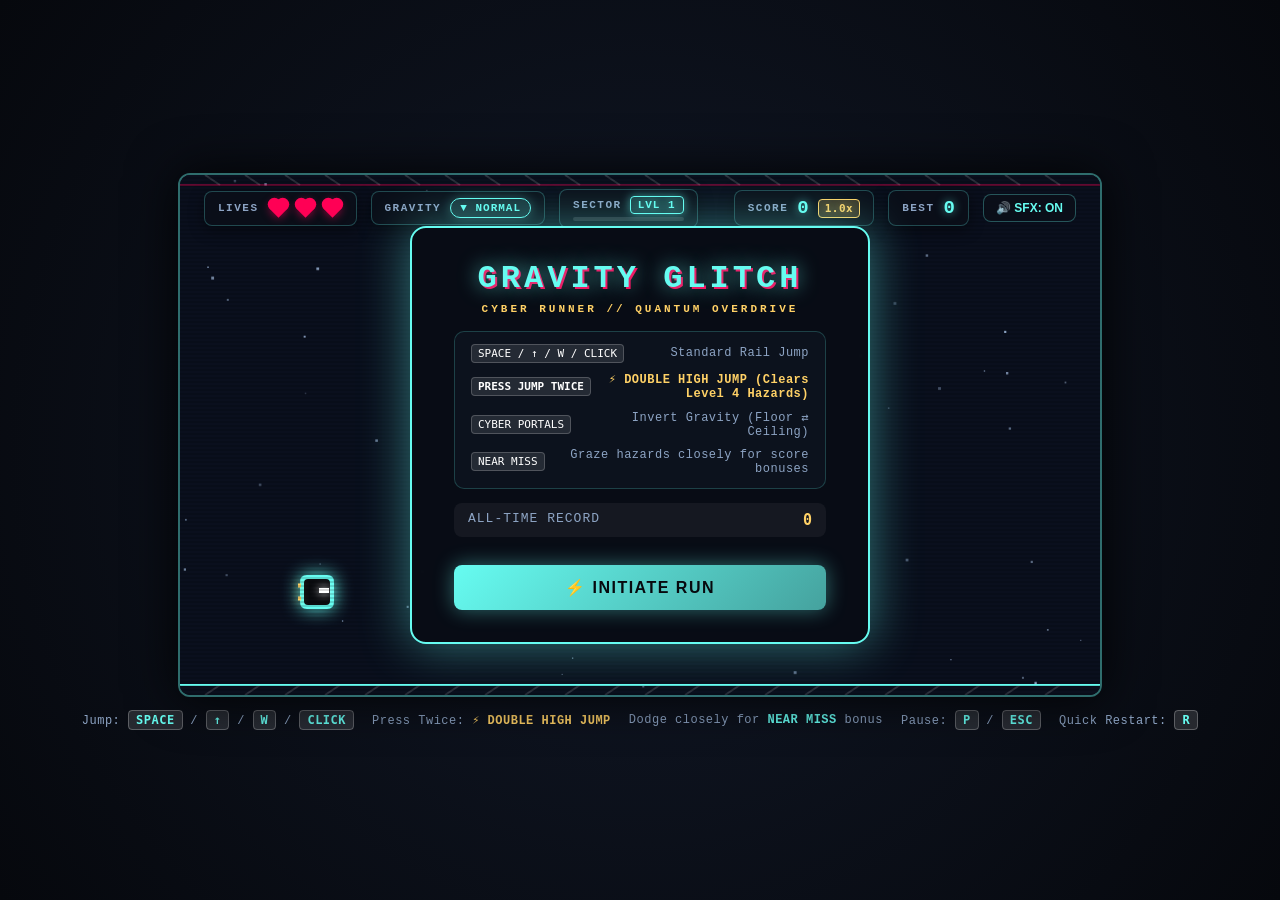
<file: index.html>
<!DOCTYPE html>
<html lang="en">
<head>
    <meta charset="UTF-8">
    <meta name="viewport" content="width=device-width, initial-scale=1.0">
    <title>Gravity Glitch — Cyber Runner</title>
    <link rel="stylesheet" href="style.css">
</head>
<body>

<div id="game-container">
    <div class="scanlines"></div>

    <div id="ui">
        <!-- Left HUD Group -->
        <div class="hud-group">
            <div class="stat-card">
                <span class="stat-label">Lives</span>
                <div class="lives-container" id="livesContainer">
                    <span class="heart"></span>
                    <span class="heart"></span>
                    <span class="heart"></span>
                </div>
            </div>

            <div class="stat-card">
                <span class="stat-label">Gravity</span>
                <span id="gravityBadge" class="gravity-badge normal">▼ NORMAL</span>
            </div>

            <div class="stat-card" id="levelCard">
                <div class="level-hud-inner">
                    <div class="level-hud-header">
                        <span class="stat-label">Sector</span>
                        <span id="levelBadge" class="level-pill">LVL 1</span>
                    </div>
                    <div class="level-progress-track">
                        <div id="levelProgressFill" class="level-progress-fill"></div>
                    </div>
                </div>
            </div>
        </div>

        <!-- Right HUD Group -->
        <div class="hud-group">
            <div class="stat-card">
                <span class="stat-label">Score</span>
                <span class="stat-value" id="score">0</span>
                <span id="scoreMultiplier" class="multiplier-tag">1.0x</span>
            </div>

            <div class="stat-card">
                <span class="stat-label">Best</span>
                <span class="stat-value" id="highScore">0</span>
            </div>

            <button class="audio-btn" id="audioToggle" onclick="toggleAudio()">🔊 SFX: ON</button>
        </div>
    </div>

    <!-- Dynamic Banners -->
    <div id="glitchNotification">GRAVITY FLIPPED!</div>
    
    <div id="levelUpBanner" class="level-up-banner">
        <div class="banner-title" id="bannerLevelTitle">LEVEL 2 // CYBER SURGE</div>
        <div class="banner-subtitle" id="bannerLevelSub">SPEED & DANGER INCREASED • MULTIPLIER 1.3x</div>
    </div>

    <!-- Game Over Screen -->
    <div id="gameover" class="modal">
        <h1>SYSTEM FAILURE</h1>
        <p style="color: #8da4c4; margin-bottom: 16px; font-size: 13px;">Terminal crash detected in gravity grid.</p>
        
        <div class="score-row">
            <span class="label">FINAL SCORE</span>
            <span class="val" id="finalScore">0</span>
        </div>
        <div class="score-row">
            <span class="label">MAX SECTOR LEVEL</span>
            <span class="val" id="modalMaxLevel" style="color: #66fcf1;">LVL 1 - BOOT GRID</span>
        </div>
        <div class="score-row">
            <span class="label">NEAR MISS DODGES</span>
            <span class="val" id="modalNearMisses" style="color: #ffd166;">0</span>
        </div>
        <div class="score-row">
            <span class="label">RECORD SCORE</span>
            <span class="val high" id="modalHighScore">0</span>
        </div>

        <button class="btn-primary" onclick="resetGame()">
            <span>⚡ REBOOT SYSTEM</span>
        </button>
    </div>

    <!-- Start Screen Modal -->
    <div id="startModal" class="modal" style="display: block;">
        <div class="start-logo">
            <h1 class="glow-title">GRAVITY GLITCH</h1>
            <div class="start-subtitle">CYBER RUNNER // QUANTUM OVERDRIVE</div>
        </div>

        <div class="instructions-card">
            <div class="inst-row">
                <span class="inst-key">SPACE / ↑ / W / CLICK</span>
                <span class="inst-desc">Standard Rail Jump</span>
            </div>
            <div class="inst-row highlight">
                <span class="inst-key">PRESS JUMP TWICE</span>
                <span class="inst-desc">⚡ DOUBLE HIGH JUMP (Clears Level 4 Hazards)</span>
            </div>
            <div class="inst-row">
                <span class="inst-key">CYBER PORTALS</span>
                <span class="inst-desc">Invert Gravity (Floor ⇄ Ceiling)</span>
            </div>
            <div class="inst-row">
                <span class="inst-key">NEAR MISS</span>
                <span class="inst-desc">Graze hazards closely for score bonuses</span>
            </div>
        </div>

        <div class="score-row">
            <span class="label">ALL-TIME RECORD</span>
            <span class="val high" id="startHighScore">0</span>
        </div>

        <button class="btn-primary start-btn" id="startBtn" onclick="startGame()">
            <span>⚡ INITIATE RUN</span>
        </button>
    </div>

    <!-- Pause Screen -->
    <div id="pauseModal" class="modal">
        <h1>GRID PAUSED</h1>
        <p style="color: #8da4c4; margin-bottom: 24px; font-size: 14px;">Neural runner suspended.</p>
        <button class="btn-primary" onclick="togglePause()">RESUME RUN</button>
    </div>

    <canvas id="gameCanvas" width="920" height="520"></canvas>
</div>

<div id="instructions">
    <span>Jump: <span class="key-badge">SPACE</span> / <span class="key-badge">↑</span> / <span class="key-badge">W</span> / <span class="key-badge">CLICK</span></span>
    <span>Press Twice: <span style="color: #ffd166; font-weight: bold;">⚡ DOUBLE HIGH JUMP</span></span>
    <span>Dodge closely for <span style="color: #66fcf1; font-weight: bold;">NEAR MISS</span> bonus</span>
    <span>Pause: <span class="key-badge">P</span> / <span class="key-badge">ESC</span></span>
    <span>Quick Restart: <span class="key-badge">R</span></span>
</div>

    <script src="script.js"></script>
</body>
</html>
</file>
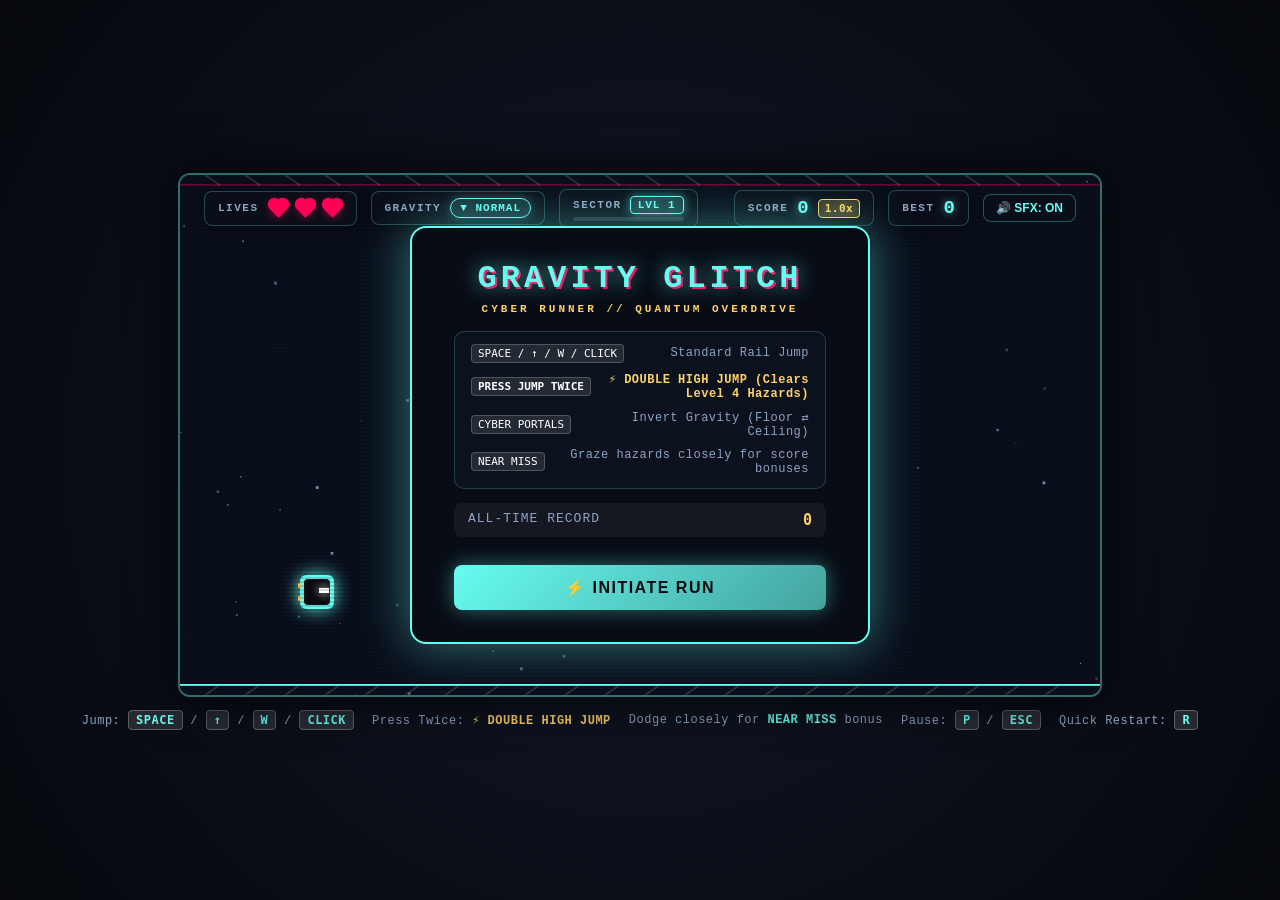
<file: gravity_glitch (1).html>
<!DOCTYPE html>
<html lang="en">
<head>
    <meta charset="UTF-8">
    <meta name="viewport" content="width=device-width, initial-scale=1.0">
    <title>Gravity Glitch — Cyber Runner</title>
    <style>
        :root {
            --bg-dark: #07090e;
            --canvas-bg: #0d131f;
            --cyan-glow: #66fcf1;
            --cyan-dim: #45a29e;
            --pink-glitch: #ff0055;
            --purple-glitch: #b5179e;
            --amber-orb: #ffd166;
            --hud-text: #c5c6c7;
        }

        * {
            box-sizing: border-box;
            user-select: none;
        }

        body { 
            margin: 0; 
            padding: 0; 
            background: radial-gradient(circle at center, #111827 0%, #06080d 100%);
            color: #ffffff; 
            display: flex; 
            flex-direction: column;
            justify-content: center; 
            align-items: center; 
            min-height: 100vh; 
            font-family: 'Segoe UI', -apple-system, BlinkMacSystemFont, 'Courier New', monospace; 
            overflow: hidden;
        }

        #game-container {
            position: relative;
            box-shadow: 0 0 50px rgba(0, 0, 0, 0.9);
            border-radius: 12px;
            overflow: hidden;
            border: 2px solid rgba(102, 252, 241, 0.4);
            transition: box-shadow 0.3s, border-color 0.4s;
        }

        #game-container.glitching {
            animation: containerGlitch 0.25s linear;
        }

        @keyframes containerGlitch {
            0% { transform: translate(0, 0); filter: hue-rotate(0deg); }
            20% { transform: translate(-4px, 3px); filter: hue-rotate(90deg) contrast(1.5); }
            40% { transform: translate(4px, -2px); filter: invert(0.2); }
            60% { transform: translate(-3px, -3px); filter: hue-rotate(180deg); }
            80% { transform: translate(3px, 2px); }
            100% { transform: translate(0, 0); filter: none; }
        }

        canvas { 
            background-color: var(--canvas-bg); 
            display: block;
            cursor: pointer;
        }

        /* Scanlines overlay */
        .scanlines {
            position: absolute;
            top: 0;
            left: 0;
            width: 100%;
            height: 100%;
            background: linear-gradient(
                rgba(18, 16, 16, 0) 50%, 
                rgba(0, 0, 0, 0.25) 50%
            );
            background-size: 100% 4px;
            pointer-events: none;
            opacity: 0.6;
        }

        /* Top HUD */
        #ui { 
            position: absolute; 
            top: 14px; 
            left: 0;
            width: 100%; 
            display: flex; 
            justify-content: space-between; 
            align-items: center;
            padding: 0 24px; 
            pointer-events: none;
            z-index: 10;
        }

        .hud-group {
            display: flex;
            align-items: center;
            gap: 14px;
        }

        .stat-card {
            background: rgba(11, 15, 25, 0.82);
            backdrop-filter: blur(10px);
            border: 1px solid rgba(102, 252, 241, 0.25);
            border-radius: 8px;
            padding: 6px 13px;
            display: flex;
            align-items: center;
            gap: 9px;
            box-shadow: 0 4px 15px rgba(0, 0, 0, 0.45);
            transition: border-color 0.3s, box-shadow 0.3s;
        }

        .stat-label {
            font-size: 11px;
            font-weight: 700;
            letter-spacing: 1.5px;
            color: #8da4c4;
            text-transform: uppercase;
        }

        .stat-value { 
            font-size: 19px; 
            font-weight: 800; 
            color: var(--cyan-glow);
            font-family: 'Courier New', monospace;
            text-shadow: 0 0 10px rgba(102, 252, 241, 0.6); 
        }

        .gravity-badge {
            font-size: 11px;
            font-weight: 800;
            letter-spacing: 1px;
            padding: 3px 9px;
            border-radius: 16px;
            transition: all 0.3s;
            text-transform: uppercase;
        }

        .gravity-badge.normal {
            background: rgba(102, 252, 241, 0.15);
            border: 1px solid var(--cyan-glow);
            color: var(--cyan-glow);
            box-shadow: 0 0 12px rgba(102, 252, 241, 0.3);
        }

        .gravity-badge.inverted {
            background: rgba(255, 0, 85, 0.2);
            border: 1px solid var(--pink-glitch);
            color: #ff3377;
            box-shadow: 0 0 15px rgba(255, 0, 85, 0.5);
            animation: pulseInverted 1s infinite alternate;
        }

        @keyframes pulseInverted {
            from { box-shadow: 0 0 8px rgba(255, 0, 85, 0.4); }
            to { box-shadow: 0 0 18px rgba(255, 0, 85, 0.8); }
        }

        /* Sector / Level HUD component */
        .level-hud-inner {
            display: flex;
            flex-direction: column;
            gap: 3px;
            min-width: 95px;
        }

        .level-hud-header {
            display: flex;
            align-items: center;
            justify-content: space-between;
            gap: 8px;
        }

        .level-pill {
            font-size: 11px;
            font-weight: 800;
            padding: 2px 7px;
            border-radius: 4px;
            letter-spacing: 1px;
            background: rgba(102, 252, 241, 0.2);
            border: 1px solid var(--cyan-glow);
            color: var(--cyan-glow);
            text-shadow: 0 0 8px rgba(102, 252, 241, 0.6);
            transition: all 0.3s;
        }

        .level-progress-track {
            width: 100%;
            height: 4px;
            background: rgba(255, 255, 255, 0.12);
            border-radius: 2px;
            overflow: hidden;
        }

        .level-progress-fill {
            width: 0%;
            height: 100%;
            background: linear-gradient(90deg, var(--cyan-glow), #ffd166);
            border-radius: 2px;
            transition: width 0.15s ease-out;
            box-shadow: 0 0 6px var(--cyan-glow);
        }

        /* Multiplier Tag */
        .multiplier-tag {
            font-size: 11px;
            font-weight: 800;
            padding: 2px 6px;
            border-radius: 4px;
            background: rgba(255, 209, 102, 0.2);
            border: 1px solid #ffd166;
            color: #ffd166;
            letter-spacing: 0.5px;
            display: inline-block;
            transition: all 0.25s;
            text-shadow: 0 0 8px rgba(255, 209, 102, 0.5);
            font-family: monospace;
        }

        /* Hearts / Lives Display */
        .lives-container {
            display: flex;
            gap: 6px;
        }

        .heart {
            width: 13px;
            height: 13px;
            background-color: var(--pink-glitch);
            display: inline-block;
            transform: rotate(45deg);
            box-shadow: 0 0 10px rgba(255, 0, 85, 0.7);
            position: relative;
            margin: 4px;
            transition: transform 0.2s, opacity 0.3s;
        }
        .heart::before, .heart::after {
            content: "";
            width: 13px;
            height: 13px;
            background-color: var(--pink-glitch);
            border-radius: 50%;
            position: absolute;
        }
        .heart::before { left: -6.5px; }
        .heart::after { top: -6.5px; }
        .heart.lost {
            opacity: 0.2;
            filter: grayscale(1);
            transform: rotate(45deg) scale(0.8);
        }

        /* Audio / Options Toggle in HUD */
        .audio-btn {
            pointer-events: auto;
            background: rgba(11, 15, 25, 0.82);
            border: 1px solid rgba(102, 252, 241, 0.3);
            color: var(--cyan-glow);
            border-radius: 8px;
            padding: 6px 12px;
            font-size: 12px;
            cursor: pointer;
            font-weight: bold;
            transition: all 0.2s;
        }
        .audio-btn:hover {
            background: rgba(102, 252, 241, 0.2);
            border-color: var(--cyan-glow);
            box-shadow: 0 0 10px rgba(102, 252, 241, 0.4);
        }

        /* Modals & Overlays */
        .modal { 
            display: none; 
            position: absolute; 
            top: 50%; 
            left: 50%; 
            transform: translate(-50%, -50%); 
            text-align: center; 
            background: rgba(9, 13, 22, 0.95); 
            backdrop-filter: blur(14px);
            padding: 32px 42px; 
            border-radius: 16px; 
            box-shadow: 0 0 50px rgba(0, 0, 0, 0.85);
            z-index: 100;
            width: 440px;
        }

        #startModal {
            border: 2px solid var(--cyan-glow);
            box-shadow: 0 0 50px rgba(102, 252, 241, 0.45);
            width: 460px;
        }

        .start-logo {
            margin-bottom: 16px;
        }

        .glow-title {
            font-size: 32px;
            font-weight: 900;
            letter-spacing: 4px;
            text-transform: uppercase;
            color: var(--cyan-glow);
            text-shadow: 0 0 20px rgba(102, 252, 241, 0.7), 2px 2px 0 var(--pink-glitch);
            margin: 0 0 6px 0;
        }

        .start-subtitle {
            font-size: 11px;
            font-weight: 800;
            letter-spacing: 3px;
            color: #ffd166;
            text-transform: uppercase;
        }

        .instructions-card {
            background: rgba(14, 20, 32, 0.75);
            border: 1px solid rgba(102, 252, 241, 0.2);
            border-radius: 10px;
            padding: 12px 16px;
            margin: 14px 0;
            text-align: left;
            display: flex;
            flex-direction: column;
            gap: 9px;
        }

        .inst-row {
            display: flex;
            justify-content: space-between;
            align-items: center;
            font-size: 12px;
            color: #8da4c4;
        }

        .inst-row.highlight {
            color: #ffd166;
            font-weight: bold;
        }

        .inst-key {
            background: rgba(255, 255, 255, 0.1);
            border: 1px solid rgba(255, 255, 255, 0.2);
            padding: 2px 6px;
            border-radius: 4px;
            font-family: monospace;
            font-size: 11px;
            color: #fff;
            white-space: nowrap;
        }

        .inst-desc {
            letter-spacing: 0.5px;
            margin-left: 8px;
            text-align: right;
        }

        .start-btn {
            font-size: 17px;
            padding: 14px 28px;
            letter-spacing: 2px;
        }

        #gameover {
            border: 2px solid var(--pink-glitch); 
            box-shadow: 0 0 45px rgba(255, 0, 85, 0.5);
        }

        #gameover h1 { 
            color: var(--pink-glitch); 
            margin: 0 0 8px 0; 
            text-transform: uppercase; 
            letter-spacing: 3px; 
            font-size: 30px;
            text-shadow: 0 0 15px rgba(255, 0, 85, 0.6);
        }

        #pauseModal {
            border: 2px solid var(--cyan-glow);
            box-shadow: 0 0 40px rgba(102, 252, 241, 0.35);
        }

        #pauseModal h1 {
            color: var(--cyan-glow);
            margin: 0 0 10px 0;
            text-transform: uppercase;
            letter-spacing: 3px;
            font-size: 28px;
            text-shadow: 0 0 15px rgba(102, 252, 241, 0.5);
        }

        .score-row {
            display: flex;
            justify-content: space-between;
            margin: 10px 0;
            padding: 8px 14px;
            background: rgba(255, 255, 255, 0.05);
            border-radius: 8px;
            font-size: 15px;
        }
        .score-row .label { color: #8da4c4; font-size: 13px; letter-spacing: 1px; }
        .score-row .val { font-weight: bold; color: #fff; font-family: monospace; }
        .score-row .val.high { color: var(--amber-orb); }

        .btn-primary { 
            background: linear-gradient(135deg, #66fcf1 0%, #45a29e 100%); 
            color: #07090e; 
            border: none; 
            padding: 13px 26px; 
            font-size: 16px; 
            font-weight: 800; 
            cursor: pointer; 
            margin-top: 18px; 
            border-radius: 8px; 
            transition: all 0.25s cubic-bezier(0.175, 0.885, 0.32, 1.275);
            letter-spacing: 1.5px;
            text-transform: uppercase;
            box-shadow: 0 0 20px rgba(102, 252, 241, 0.4);
            display: inline-flex;
            align-items: center;
            justify-content: center;
            gap: 10px;
            width: 100%;
        }

        .btn-primary:hover { 
            transform: translateY(-2px) scale(1.02);
            box-shadow: 0 0 30px rgba(102, 252, 241, 0.7);
        }

        .btn-primary:active { 
            transform: translateY(1px);
        }

        #instructions {
            margin-top: 16px;
            color: #8da4c4;
            font-size: 12px;
            letter-spacing: 0.5px;
            display: flex;
            justify-content: center;
            align-items: center;
            gap: 18px;
            flex-wrap: wrap;
        }

        .key-badge {
            background: rgba(255, 255, 255, 0.12);
            border: 1px solid rgba(255, 255, 255, 0.25);
            padding: 2px 7px;
            border-radius: 4px;
            color: var(--cyan-glow);
            font-family: monospace;
            font-weight: bold;
        }

        /* Glitch text overlay during gravity shift */
        #glitchNotification {
            position: absolute;
            top: 40%;
            left: 50%;
            transform: translate(-50%, -50%);
            font-size: 34px;
            font-weight: 900;
            text-transform: uppercase;
            letter-spacing: 5px;
            color: #fff;
            pointer-events: none;
            opacity: 0;
            transition: opacity 0.1s;
            text-shadow: 2px 2px 0 var(--pink-glitch), -2px -2px 0 var(--cyan-glow);
            z-index: 20;
        }

        /* Level Up announcement overlay */
        .level-up-banner {
            position: absolute;
            top: 36%;
            left: 50%;
            transform: translate(-50%, -50%) scale(0.85);
            text-align: center;
            pointer-events: none;
            opacity: 0;
            transition: transform 0.3s cubic-bezier(0.175, 0.885, 0.32, 1.275), opacity 0.3s ease;
            z-index: 25;
            background: rgba(7, 9, 14, 0.88);
            border: 1px solid rgba(255, 209, 102, 0.6);
            backdrop-filter: blur(12px);
            padding: 14px 28px;
            border-radius: 12px;
            box-shadow: 0 0 35px rgba(255, 209, 102, 0.45);
        }

        .level-up-banner.show {
            opacity: 1;
            transform: translate(-50%, -50%) scale(1);
        }

        .level-up-banner .banner-title {
            font-size: 26px;
            font-weight: 900;
            letter-spacing: 4px;
            text-transform: uppercase;
            color: #ffd166;
            text-shadow: 0 0 16px rgba(255, 209, 102, 0.7), 2px 2px 0 #ff0055;
        }

        .level-up-banner .banner-subtitle {
            font-size: 13px;
            font-weight: 700;
            letter-spacing: 2px;
            color: #66fcf1;
            margin-top: 4px;
            text-shadow: 0 0 10px rgba(102, 252, 241, 0.5);
        }
    </style>
</head>
<body>

<div id="game-container">
    <div class="scanlines"></div>

    <div id="ui">
        <!-- Left HUD Group -->
        <div class="hud-group">
            <div class="stat-card">
                <span class="stat-label">Lives</span>
                <div class="lives-container" id="livesContainer">
                    <span class="heart"></span>
                    <span class="heart"></span>
                    <span class="heart"></span>
                </div>
            </div>

            <div class="stat-card">
                <span class="stat-label">Gravity</span>
                <span id="gravityBadge" class="gravity-badge normal">▼ NORMAL</span>
            </div>

            <div class="stat-card" id="levelCard">
                <div class="level-hud-inner">
                    <div class="level-hud-header">
                        <span class="stat-label">Sector</span>
                        <span id="levelBadge" class="level-pill">LVL 1</span>
                    </div>
                    <div class="level-progress-track">
                        <div id="levelProgressFill" class="level-progress-fill"></div>
                    </div>
                </div>
            </div>
        </div>

        <!-- Right HUD Group -->
        <div class="hud-group">
            <div class="stat-card">
                <span class="stat-label">Score</span>
                <span class="stat-value" id="score">0</span>
                <span id="scoreMultiplier" class="multiplier-tag">1.0x</span>
            </div>

            <div class="stat-card">
                <span class="stat-label">Best</span>
                <span class="stat-value" id="highScore">0</span>
            </div>

            <button class="audio-btn" id="audioToggle" onclick="toggleAudio()">🔊 SFX: ON</button>
        </div>
    </div>

    <!-- Dynamic Banners -->
    <div id="glitchNotification">GRAVITY FLIPPED!</div>
    
    <div id="levelUpBanner" class="level-up-banner">
        <div class="banner-title" id="bannerLevelTitle">LEVEL 2 // CYBER SURGE</div>
        <div class="banner-subtitle" id="bannerLevelSub">SPEED & DANGER INCREASED • MULTIPLIER 1.3x</div>
    </div>

    <!-- Game Over Screen -->
    <div id="gameover" class="modal">
        <h1>SYSTEM FAILURE</h1>
        <p style="color: #8da4c4; margin-bottom: 16px; font-size: 13px;">Terminal crash detected in gravity grid.</p>
        
        <div class="score-row">
            <span class="label">FINAL SCORE</span>
            <span class="val" id="finalScore">0</span>
        </div>
        <div class="score-row">
            <span class="label">MAX SECTOR LEVEL</span>
            <span class="val" id="modalMaxLevel" style="color: #66fcf1;">LVL 1 - BOOT GRID</span>
        </div>
        <div class="score-row">
            <span class="label">NEAR MISS DODGES</span>
            <span class="val" id="modalNearMisses" style="color: #ffd166;">0</span>
        </div>
        <div class="score-row">
            <span class="label">RECORD SCORE</span>
            <span class="val high" id="modalHighScore">0</span>
        </div>

        <button class="btn-primary" onclick="resetGame()">
            <span>⚡ REBOOT SYSTEM</span>
        </button>
    </div>

    <!-- Start Screen Modal -->
    <div id="startModal" class="modal" style="display: block;">
        <div class="start-logo">
            <h1 class="glow-title">GRAVITY GLITCH</h1>
            <div class="start-subtitle">CYBER RUNNER // QUANTUM OVERDRIVE</div>
        </div>

        <div class="instructions-card">
            <div class="inst-row">
                <span class="inst-key">SPACE / ↑ / W / CLICK</span>
                <span class="inst-desc">Standard Rail Jump</span>
            </div>
            <div class="inst-row highlight">
                <span class="inst-key">PRESS JUMP TWICE</span>
                <span class="inst-desc">⚡ DOUBLE HIGH JUMP (Clears Level 4 Hazards)</span>
            </div>
            <div class="inst-row">
                <span class="inst-key">CYBER PORTALS</span>
                <span class="inst-desc">Invert Gravity (Floor ⇄ Ceiling)</span>
            </div>
            <div class="inst-row">
                <span class="inst-key">NEAR MISS</span>
                <span class="inst-desc">Graze hazards closely for score bonuses</span>
            </div>
        </div>

        <div class="score-row">
            <span class="label">ALL-TIME RECORD</span>
            <span class="val high" id="startHighScore">0</span>
        </div>

        <button class="btn-primary start-btn" id="startBtn" onclick="startGame()">
            <span>⚡ INITIATE RUN</span>
        </button>
    </div>

    <!-- Pause Screen -->
    <div id="pauseModal" class="modal">
        <h1>GRID PAUSED</h1>
        <p style="color: #8da4c4; margin-bottom: 24px; font-size: 14px;">Neural runner suspended.</p>
        <button class="btn-primary" onclick="togglePause()">RESUME RUN</button>
    </div>

    <canvas id="gameCanvas" width="920" height="520"></canvas>
</div>

<div id="instructions">
    <span>Jump: <span class="key-badge">SPACE</span> / <span class="key-badge">↑</span> / <span class="key-badge">W</span> / <span class="key-badge">CLICK</span></span>
    <span>Press Twice: <span style="color: #ffd166; font-weight: bold;">⚡ DOUBLE HIGH JUMP</span></span>
    <span>Dodge closely for <span style="color: #66fcf1; font-weight: bold;">NEAR MISS</span> bonus</span>
    <span>Pause: <span class="key-badge">P</span> / <span class="key-badge">ESC</span></span>
    <span>Quick Restart: <span class="key-badge">R</span></span>
</div>

<script>
    const canvas = document.getElementById('gameCanvas');
    const ctx = canvas.getContext('2d');
    const container = document.getElementById('game-container');
    const scoreEl = document.getElementById('score');
    const scoreMultiplierEl = document.getElementById('scoreMultiplier');
    const highScoreEl = document.getElementById('highScore');
    const livesContainer = document.getElementById('livesContainer');
    const gravityBadge = document.getElementById('gravityBadge');
    const levelBadgeEl = document.getElementById('levelBadge');
    const levelProgressFillEl = document.getElementById('levelProgressFill');
    const glitchNotification = document.getElementById('glitchNotification');
    const levelUpBanner = document.getElementById('levelUpBanner');
    const bannerLevelTitle = document.getElementById('bannerLevelTitle');
    const bannerLevelSub = document.getElementById('bannerLevelSub');
    const startModal = document.getElementById('startModal');
    const startHighScoreEl = document.getElementById('startHighScore');
    const gameOverScreen = document.getElementById('gameover');
    const pauseModal = document.getElementById('pauseModal');
    const finalScoreEl = document.getElementById('finalScore');
    const modalMaxLevelEl = document.getElementById('modalMaxLevel');
    const modalNearMissesEl = document.getElementById('modalNearMisses');
    const modalHighScoreEl = document.getElementById('modalHighScore');
    const audioToggleBtn = document.getElementById('audioToggle');

    // Game Lifecycle State
    let gameStarted = false;
    let animFrameId = null;

    // High Score state
    let highScore = parseInt(localStorage.getItem('gravity_glitch_highscore') || '0', 10);
    highScoreEl.textContent = highScore;

    // Difficulty Progression Table
    const SECTOR_LEVELS = [
        { 
            level: 1, 
            minScore: 0, 
            maxScore: 300,
            name: "BOOT GRID", 
            baseSpeed: 6.5, 
            multiplier: 1.0, 
            color: '#66fcf1',
            gravityScale: 0.70,
            jumpScale: 14.5,
            allowedTypes: ['obstacle', 'coin', 'switch']
        },
        { 
            level: 2, 
            minScore: 300, 
            maxScore: 750,
            name: "CYBER SURGE", 
            baseSpeed: 8.2, 
            multiplier: 1.3, 
            color: '#4cc9f0',
            gravityScale: 0.74,
            jumpScale: 15.2,
            allowedTypes: ['obstacle', 'moving_obstacle', 'coin', 'switch']
        },
        { 
            level: 3, 
            minScore: 750, 
            maxScore: 1400,
            name: "NEON OVERDRIVE", 
            baseSpeed: 10.0, 
            multiplier: 1.6, 
            color: '#ffd166',
            gravityScale: 0.78,
            jumpScale: 15.8,
            allowedTypes: ['obstacle', 'moving_obstacle', 'drone', 'coin', 'switch']
        },
        { 
            level: 4, 
            minScore: 1400, 
            maxScore: 2300,
            name: "QUANTUM FLUX", 
            baseSpeed: 11.8, 
            multiplier: 2.0, 
            color: '#f72585',
            gravityScale: 0.80,
            jumpScale: 16.5, // 170px single apex, 310px double high jump!
            allowedTypes: ['obstacle', 'moving_obstacle', 'drone', 'pincer', 'coin', 'switch']
        },
        { 
            level: 5, 
            minScore: 2300, 
            maxScore: 3500,
            name: "VOID HAZARD", 
            baseSpeed: 13.6, 
            multiplier: 2.5, 
            color: '#b5179e',
            gravityScale: 0.84,
            jumpScale: 17.2,
            allowedTypes: ['obstacle', 'moving_obstacle', 'drone', 'pincer', 'coin', 'switch']
        },
        { 
            level: 6, 
            minScore: 3500, 
            maxScore: Infinity,
            name: "SINGULARITY", 
            baseSpeed: 15.2, 
            multiplier: 3.0, 
            color: '#ff0055',
            gravityScale: 0.88,
            jumpScale: 17.8,
            allowedTypes: ['obstacle', 'moving_obstacle', 'drone', 'pincer', 'coin', 'switch']
        }
    ];

    let currentLevelIndex = 0;
    let nearMissCount = 0;
    let isGameOver = false;
    let isPaused = false;
    let score = 0;
    let lives = 3;
    let speed = SECTOR_LEVELS[0].baseSpeed;
    let frameCount = 0;
    let screenShake = 0;
    let glitchEffectTimer = 0;
    let levelBannerTimer = null;

    // Web Audio Synthesizer
    let audioCtx = null;
    let soundEnabled = true;

    function initAudio() {
        if (!audioCtx) {
            const AudioContext = window.AudioContext || window.webkitAudioContext;
            if (AudioContext) {
                audioCtx = new AudioContext();
            }
        }
        if (audioCtx && audioCtx.state === 'suspended') {
            audioCtx.resume();
        }
    }

    function toggleAudio() {
        soundEnabled = !soundEnabled;
        audioToggleBtn.textContent = soundEnabled ? '🔊 SFX: ON' : '🔇 SFX: OFF';
    }

    function playSound(type) {
        if (!soundEnabled) return;
        try {
            initAudio();
            if (!audioCtx) return;

            const now = audioCtx.currentTime;

            if (type === 'jump') {
                const osc = audioCtx.createOscillator();
                const gain = audioCtx.createGain();
                osc.connect(gain);
                gain.connect(audioCtx.destination);
                osc.type = 'sine';
                const startFreq = player.gravity > 0 ? 220 : 540;
                const endFreq = player.gravity > 0 ? 580 : 200;
                osc.frequency.setValueAtTime(startFreq, now);
                osc.frequency.exponentialRampToValueAtTime(endFreq, now + 0.16);
                gain.gain.setValueAtTime(0.25, now);
                gain.gain.exponentialRampToValueAtTime(0.01, now + 0.16);
                osc.start(now);
                osc.stop(now + 0.16);
            } 
            else if (type === 'glitch') {
                const osc = audioCtx.createOscillator();
                const gain = audioCtx.createGain();
                osc.connect(gain);
                gain.connect(audioCtx.destination);
                osc.type = 'sawtooth';
                osc.frequency.setValueAtTime(800, now);
                osc.frequency.linearRampToValueAtTime(150, now + 0.22);
                gain.gain.setValueAtTime(0.35, now);
                gain.gain.exponentialRampToValueAtTime(0.01, now + 0.22);
                osc.start(now);
                osc.stop(now + 0.22);
            }
            else if (type === 'hit') {
                const osc = audioCtx.createOscillator();
                const gain = audioCtx.createGain();
                osc.connect(gain);
                gain.connect(audioCtx.destination);
                osc.type = 'triangle';
                osc.frequency.setValueAtTime(140, now);
                osc.frequency.exponentialRampToValueAtTime(40, now + 0.3);
                gain.gain.setValueAtTime(0.4, now);
                gain.gain.exponentialRampToValueAtTime(0.01, now + 0.3);
                osc.start(now);
                osc.stop(now + 0.3);
            }
            else if (type === 'coin') {
                const osc = audioCtx.createOscillator();
                const gain = audioCtx.createGain();
                osc.connect(gain);
                gain.connect(audioCtx.destination);
                osc.type = 'sine';
                osc.frequency.setValueAtTime(659.25, now); // E5
                osc.frequency.setValueAtTime(880, now + 0.08); // A5
                gain.gain.setValueAtTime(0.2, now);
                gain.gain.exponentialRampToValueAtTime(0.01, now + 0.22);
                osc.start(now);
                osc.stop(now + 0.22);
            }
            else if (type === 'gameover') {
                const osc = audioCtx.createOscillator();
                const gain = audioCtx.createGain();
                osc.connect(gain);
                gain.connect(audioCtx.destination);
                osc.type = 'sawtooth';
                osc.frequency.setValueAtTime(260, now);
                osc.frequency.linearRampToValueAtTime(60, now + 0.5);
                gain.gain.setValueAtTime(0.4, now);
                gain.gain.exponentialRampToValueAtTime(0.01, now + 0.5);
                osc.start(now);
                osc.stop(now + 0.5);
            }
            else if (type === 'levelup') {
                // Cyber Level Up fanfare arpeggio (C5 -> E5 -> G5 -> C6)
                const notes = [523.25, 659.25, 783.99, 1046.50];
                notes.forEach((freq, idx) => {
                    const noteOsc = audioCtx.createOscillator();
                    const noteGain = audioCtx.createGain();
                    noteOsc.type = 'triangle';
                    noteOsc.frequency.setValueAtTime(freq, now + idx * 0.07);
                    noteGain.gain.setValueAtTime(0.22, now + idx * 0.07);
                    noteGain.gain.exponentialRampToValueAtTime(0.01, now + idx * 0.07 + 0.16);
                    noteOsc.connect(noteGain);
                    noteGain.connect(audioCtx.destination);
                    noteOsc.start(now + idx * 0.07);
                    noteOsc.stop(now + idx * 0.07 + 0.18);
                });
            }
            else if (type === 'nearmiss') {
                const osc = audioCtx.createOscillator();
                const gain = audioCtx.createGain();
                osc.connect(gain);
                gain.connect(audioCtx.destination);
                osc.type = 'sine';
                osc.frequency.setValueAtTime(700, now);
                osc.frequency.exponentialRampToValueAtTime(1300, now + 0.11);
                gain.gain.setValueAtTime(0.15, now);
                gain.gain.exponentialRampToValueAtTime(0.01, now + 0.11);
                osc.start(now);
                osc.stop(now + 0.11);
            }
            else if (type === 'doublejump') {
                // High-energy dual frequency cyber thruster boost
                const osc = audioCtx.createOscillator();
                const gain = audioCtx.createGain();
                osc.connect(gain);
                gain.connect(audioCtx.destination);
                osc.type = 'sawtooth';
                const startFreq = player.gravity > 0 ? 380 : 640;
                const endFreq = player.gravity > 0 ? 920 : 260;
                osc.frequency.setValueAtTime(startFreq, now);
                osc.frequency.exponentialRampToValueAtTime(endFreq, now + 0.17);
                gain.gain.setValueAtTime(0.24, now);
                gain.gain.exponentialRampToValueAtTime(0.01, now + 0.17);
                osc.start(now);
                osc.stop(now + 0.17);
            }
        } catch (e) {
            // Audio context safely ignored if blocked by autoplay policy
        }
    }

    // Player Object
    let player = { 
        x: 120, 
        y: 400, 
        w: 34, 
        h: 34, 
        vy: 0, 
        gravity: 0.72, 
        jumpStrength: 13, 
        jumpCount: 0,
        canDoubleJump: true,
        invincible: 0,
        trail: [],
        rotation: 0
    };
    
    let entities = [];
    let particles = [];
    let stars = [];
    let floatingTexts = [];
    let shockwaves = [];

    // Background floating cyber stars / grid particles
    function initStars() {
        stars = [];
        for (let i = 0; i < 65; i++) {
            stars.push({
                x: Math.random() * canvas.width,
                y: Math.random() * canvas.height,
                size: Math.random() * 2 + 1,
                speedMultiplier: Math.random() * 0.7 + 0.3,
                brightness: Math.random() * 0.7 + 0.3
            });
        }
    }
    initStars();

    function updateUI() {
        const currentLvl = SECTOR_LEVELS[currentLevelIndex];
        scoreEl.textContent = Math.floor(score);
        scoreMultiplierEl.textContent = `${currentLvl.multiplier.toFixed(1)}x`;
        
        // Update Lives Display
        const hearts = livesContainer.querySelectorAll('.heart');
        hearts.forEach((h, idx) => {
            if (idx < lives) {
                h.classList.remove('lost');
            } else {
                h.classList.add('lost');
            }
        });

        // Update Gravity Badge
        if (player.gravity > 0) {
            gravityBadge.textContent = '▼ NORMAL';
            gravityBadge.className = 'gravity-badge normal';
        } else {
            gravityBadge.textContent = '▲ INVERTED';
            gravityBadge.className = 'gravity-badge inverted';
        }

        // Update Level Badge & Progress Bar
        levelBadgeEl.textContent = `LVL ${currentLvl.level}`;
        levelBadgeEl.style.color = currentLvl.color;
        levelBadgeEl.style.borderColor = currentLvl.color;
        levelBadgeEl.style.boxShadow = `0 0 10px ${currentLvl.color}88`;

        const nextLvl = SECTOR_LEVELS[currentLevelIndex + 1];
        let pct = 100;
        if (nextLvl) {
            pct = Math.min(100, Math.max(0, ((score - currentLvl.minScore) / (nextLvl.minScore - currentLvl.minScore)) * 100));
        }
        levelProgressFillEl.style.width = `${pct}%`;
        levelProgressFillEl.style.background = `linear-gradient(90deg, ${currentLvl.color}, #ffd166)`;

        // Highlight game container border subtly with current sector color
        container.style.borderColor = `${currentLvl.color}66`;
    }

    function triggerGlitchBanner(text) {
        glitchNotification.textContent = text;
        glitchNotification.style.opacity = '1';
        container.classList.add('glitching');
        setTimeout(() => {
            glitchNotification.style.opacity = '0';
            container.classList.remove('glitching');
        }, 350);
    }

    function triggerLevelUp(lvl) {
        playSound('levelup');
        bannerLevelTitle.textContent = `LEVEL ${lvl.level} // ${lvl.name}`;
        bannerLevelSub.textContent = `SPEED & HAZARDS ESCALATED • MULTIPLIER ${lvl.multiplier.toFixed(1)}x`;
        bannerLevelTitle.style.color = lvl.color;

        levelUpBanner.classList.add('show');
        if (levelBannerTimer) clearTimeout(levelBannerTimer);
        levelBannerTimer = setTimeout(() => {
            levelUpBanner.classList.remove('show');
        }, 1800);

        screenShake = 14;
        createParticles(canvas.width / 2, canvas.height / 2, lvl.color, 35, 9);

        // Update player physics to match new sector speed
        const sign = player.gravity >= 0 ? 1 : -1;
        player.gravity = sign * lvl.gravityScale;
        player.jumpStrength = lvl.jumpScale;
    }

    function checkLevelProgression() {
        let newIdx = 0;
        for (let i = SECTOR_LEVELS.length - 1; i >= 0; i--) {
            if (score >= SECTOR_LEVELS[i].minScore) {
                newIdx = i;
                break;
            }
        }

        if (newIdx !== currentLevelIndex) {
            currentLevelIndex = newIdx;
            triggerLevelUp(SECTOR_LEVELS[currentLevelIndex]);
        }
    }

    function addFloatingText(x, y, text, color) {
        floatingTexts.push({
            x: x,
            y: y,
            text: text,
            color: color,
            life: 42,
            maxLife: 42,
            vy: -1.4
        });
    }

    function resetGame() {
        isGameOver = false;
        isPaused = false;
        score = 0;
        lives = 3;
        currentLevelIndex = 0;
        nearMissCount = 0;
        speed = SECTOR_LEVELS[0].baseSpeed;
        frameCount = 0;
        screenShake = 0;
        glitchEffectTimer = 0;

        player.gravity = SECTOR_LEVELS[0].gravityScale; // Standard positive gravity on restart
        player.jumpStrength = SECTOR_LEVELS[0].jumpScale;
        player.jumpCount = 0;
        player.canDoubleJump = true;
        player.y = canvas.height - player.h - 10; // Exactly on ground grid
        player.vy = 0;
        player.invincible = 0;
        player.trail = [];
        player.rotation = 0;

        entities = [];
        particles = [];
        floatingTexts = [];
        shockwaves = [];
        gameOverScreen.style.display = 'none';
        pauseModal.style.display = 'none';
        levelUpBanner.classList.remove('show');

        updateUI();
        initAudio();

        if (animFrameId) cancelAnimationFrame(animFrameId);
        animFrameId = requestAnimationFrame(loop);
    }

    function togglePause() {
        if (isGameOver) return;
        isPaused = !isPaused;
        if (isPaused) {
            pauseModal.style.display = 'block';
        } else {
            pauseModal.style.display = 'none';
            requestAnimationFrame(loop);
        }
    }

    function createParticles(x, y, color, count, customSpeed = 6) {
        for(let i = 0; i < count; i++) {
            const angle = Math.random() * Math.PI * 2;
            const spd = Math.random() * customSpeed + 1;
            particles.push({
                x: x, 
                y: y,
                vx: Math.cos(angle) * spd,
                vy: Math.sin(angle) * spd,
                size: Math.random() * 4 + 2,
                color: color,
                life: Math.random() * 20 + 20,
                maxLife: 40
            });
        }
    }

    function addShockwave(x, y, color) {
        shockwaves.push({
            x: x,
            y: y,
            radius: 6,
            maxRadius: 36,
            color: color,
            life: 18,
            maxLife: 18
        });
    }

    function jump() {
        if (isGameOver) return;
        if (isPaused) return;

        initAudio();

        // Check if player is grounded (on floor for gravity > 0, on ceiling for gravity < 0)
        const onFloor = player.gravity > 0 && player.y >= canvas.height - player.h - 13;
        const onCeiling = player.gravity < 0 && player.y <= 13;

        if (onFloor) {
            // First jump from floor
            player.vy = -player.jumpStrength;
            player.jumpCount = 1;
            player.canDoubleJump = true;
            createParticles(player.x + player.w / 2, player.y + player.h, '#66fcf1', 12, 4);
            playSound('jump');
        } else if (onCeiling) {
            // First jump from ceiling
            player.vy = player.jumpStrength;
            player.jumpCount = 1;
            player.canDoubleJump = true;
            createParticles(player.x + player.w / 2, player.y, '#ff0055', 12, 4);
            playSound('jump');
        } else if (player.canDoubleJump) {
            // ⚡ SECOND JUMP: DOUBLE HIGH JUMP IN MID-AIR!
            player.canDoubleJump = false;
            player.jumpCount = 2;

            // Apply high-velocity propulsion boost to significantly increase apex height (covers over 300px!)
            const boostFactor = 1.35;
            if (player.gravity > 0) {
                player.vy = -player.jumpStrength * boostFactor;
                createParticles(player.x + player.w / 2, player.y + player.h, '#ffd166', 22, 6);
                addShockwave(player.x + player.w / 2, player.y + player.h, '#ffd166');
            } else {
                player.vy = player.jumpStrength * boostFactor;
                createParticles(player.x + player.w / 2, player.y, '#ffd166', 22, 6);
                addShockwave(player.x + player.w / 2, player.y, '#ffd166');
            }

            screenShake = Math.max(screenShake, 6);
            addFloatingText(player.x + player.w / 2, player.y - 14, '⚡ HIGH JUMP!', '#ffd166');
            playSound('doublejump');
        }
    }

    // Dynamic Entity Spawning System
    function spawnEntity() {
        const currentLvl = SECTOR_LEVELS[currentLevelIndex];
        
        // Find rightmost active entity's edge
        let maxX = 0;
        let lastType = null;
        for (let ent of entities) {
            if (ent.x + ent.w > maxX) {
                maxX = ent.x + ent.w;
                lastType = ent.type;
            }
        }

        // Distance buffer dynamically scales with speed to guarantee jumpability
        const minDistance = Math.max(240, Math.floor(190 + speed * 15));
        const extraGap = Math.random() * Math.max(40, 110 - currentLvl.level * 10);
        const requiredGap = (lastType === 'switch' ? minDistance * 1.35 : minDistance) + extraGap;

        if (canvas.width - maxX < requiredGap) {
            return; // Maintain safe jump clearance
        }

        const allowed = currentLvl.allowedTypes;
        const roll = Math.random();

        // 1. Gravity Portal Gate (~18% chance, not immediately after another portal)
        if (roll < 0.18 && lastType !== 'switch') {
            entities.push({ 
                type: 'switch', 
                x: canvas.width, 
                y: 0, 
                w: 52, 
                h: canvas.height, 
                passed: false,
                pulse: 0 
            });
            return;
        }

        // 2. Energy Crystal / Glitch Core (~24% chance)
        if (roll < 0.42) {
            const isSuper = (currentLvl.level >= 2 && Math.random() < 0.28);
            const randY = 60 + Math.random() * (canvas.height - 140);
            entities.push({
                type: 'coin',
                x: canvas.width,
                y: randY,
                w: isSuper ? 28 : 24,
                h: isSuper ? 28 : 24,
                isSuper: isSuper,
                collected: false,
                bob: Math.random() * Math.PI
            });
            return;
        }

        // 3. Hazard Obstacle Spawning (Sector difficulty determines available types)
        const hazardRoll = Math.random();

        // Pincer Gate (unlocked at Level 4+)
        if (allowed.includes('pincer') && hazardRoll < 0.26) {
            // Symmetrical top and bottom blocks with a massive 340px center corridor!
            const topH = Math.floor(65 + Math.random() * 25);    // 65 to 90px
            const bottomH = Math.floor(65 + Math.random() * 25); // 65 to 90px
            entities.push({
                type: 'pincer',
                x: canvas.width,
                y: 0,
                w: 36,
                h: canvas.height,
                topH: topH,
                bottomH: bottomH,
                wasNear: false,
                nearMissAwarded: false
            });
            return;
        }

        // Cyber Hunter Drone (unlocked at Level 3+)
        if (allowed.includes('drone') && hazardRoll < 0.48) {
            const droneY = 170 + Math.random() * (canvas.height - 340);
            entities.push({
                type: 'drone',
                x: canvas.width,
                y: droneY,
                w: 38,
                h: 24,
                seed: Math.random() * 10,
                droneSpeedMultiplier: 1.16,
                wasNear: false,
                nearMissAwarded: false
            });
            return;
        }

        // Oscillating / Moving Hazard Pylon (unlocked at Level 2+)
        if (allowed.includes('moving_obstacle') && hazardRoll < 0.72) {
            const w = 30 + Math.random() * 14;
            const h = 46 + Math.random() * 24; // 46 to 70px
            const minY = 14;
            const maxY = canvas.height - 14 - h;
            const initialY = Math.random() * (maxY - minY) + minY;
            const moveSpeed = (Math.random() > 0.5 ? 1 : -1) * (2.2 + currentLvl.level * 0.35);
            entities.push({
                type: 'moving_obstacle',
                x: canvas.width,
                y: initialY,
                w: w,
                h: h,
                minY: minY,
                maxY: maxY,
                vy: moveSpeed,
                pulse: Math.random() * Math.PI,
                wasNear: false,
                nearMissAwarded: false
            });
            return;
        }

        // Standard Static Pylon (Ceiling or Floor)
        const isTop = Math.random() > 0.5;
        const h = Math.min(85, 42 + Math.random() * (35 + currentLvl.level * 2));
        const w = 28 + Math.random() * 18;
        const y = isTop ? 0 : canvas.height - h;

        entities.push({ 
            type: 'obstacle', 
            x: canvas.width, 
            y: y, 
            w: w, 
            h: h, 
            isTop: isTop,
            pulse: Math.random() * Math.PI,
            wasNear: false,
            nearMissAwarded: false
        });
    }

    // AABB Collision check
    function checkCollision(r1, r2) {
        return (
            r1.x < r2.x + r2.w &&
            r1.x + r1.w > r2.x &&
            r1.y < r2.y + r2.h &&
            r1.y + r1.h > r2.y
        );
    }

    // Main Update & Render Loop
    function loop() {
        if (!gameStarted) {
            // Render tranquil idle scene while Start Screen is active
            for (let s of stars) {
                s.x -= 1.2 * s.speedMultiplier;
                if (s.x < 0) {
                    s.x = canvas.width;
                    s.y = Math.random() * canvas.height;
                }
            }
            ctx.fillStyle = '#0a0f1d';
            ctx.fillRect(0, 0, canvas.width, canvas.height);
            for (let s of stars) {
                ctx.fillStyle = `rgba(141, 164, 196, ${s.brightness})`;
                ctx.fillRect(s.x, s.y, s.size, s.size);
            }
            drawGridRails();
            drawPlayer();
            animFrameId = requestAnimationFrame(loop);
            return;
        }

        if (isGameOver || isPaused) return;

        frameCount++;
        checkLevelProgression();

        const currentLvl = SECTOR_LEVELS[currentLevelIndex];
        const nextLvl = SECTOR_LEVELS[currentLevelIndex + 1];

        // Smooth continuous speed scaling as score increases
        if (nextLvl) {
            const progress = (score - currentLvl.minScore) / (nextLvl.minScore - currentLvl.minScore);
            speed = currentLvl.baseSpeed + (nextLvl.baseSpeed - currentLvl.baseSpeed) * progress;
        } else {
            speed = currentLvl.baseSpeed + Math.min(3.5, (score - currentLvl.minScore) / 1000);
        }

        // Score ticks smoothly with speed and multiplier
        score += 0.14 * (speed / 6.5) * currentLvl.multiplier;

        // Physics: Apply Gravity
        player.vy += player.gravity;
        player.y += player.vy;

        // Ground & Ceiling Collisions
        const floorY = canvas.height - player.h - 10;
        const ceilingY = 10;

        if (player.gravity > 0) {
            // Normal gravity: floor collision
            if (player.y >= floorY) {
                player.y = floorY;
                player.vy = 0;
                player.jumpCount = 0;
                player.canDoubleJump = true;
            }
            if (player.y < 0) {
                player.y = 0;
                player.vy = 0;
            }
        } else {
            // Inverted gravity: ceiling collision
            if (player.y <= ceilingY) {
                player.y = ceilingY;
                player.vy = 0;
                player.jumpCount = 0;
                player.canDoubleJump = true;
            }
            if (player.y > canvas.height - player.h) {
                player.y = canvas.height - player.h;
                player.vy = 0;
            }
        }

        // Player trail effect
        if (frameCount % 2 === 0) {
            player.trail.push({
                x: player.x,
                y: player.y,
                alpha: 0.65,
                color: player.gravity > 0 ? '#66fcf1' : '#ff0055'
            });
            if (player.trail.length > 8) player.trail.shift();
        }

        // Invincibility countdown
        if (player.invincible > 0) {
            player.invincible--;
        }

        // Spawn Entities
        spawnEntity();

        // Precision Player Hitbox (3px padding for forgiving, arcade-perfect controls)
        const pBox = {
            x: player.x + 3,
            y: player.y + 3,
            w: player.w - 6,
            h: player.h - 6
        };

        // Near-Miss Proximity Box (14px surrounding detection)
        const pNearBox = {
            x: player.x - 14,
            y: player.y - 14,
            w: player.w + 28,
            h: player.h + 28
        };

        // Update Entities & Collisions
        for (let i = entities.length - 1; i >= 0; i--) {
            let ent = entities[i];

            // Custom movement per entity type
            if (ent.type === 'drone') {
                ent.x -= speed * (ent.droneSpeedMultiplier || 1.15);
                ent.y += Math.sin(frameCount * 0.08 + ent.seed) * 1.4;
            } else {
                ent.x -= speed;
            }

            if (ent.type === 'moving_obstacle') {
                ent.y += ent.vy;
                if (ent.y <= ent.minY || ent.y >= ent.maxY) {
                    ent.vy = -ent.vy;
                }
            }

            // 1. Gravity Switch Portal Gate
            if (ent.type === 'switch') {
                if (!ent.passed && checkCollision(pBox, ent)) {
                    ent.passed = true;
                    player.gravity = -player.gravity; // INVERT GRAVITY!
                    player.canDoubleJump = true; // Refresh double jump on gravity flip
                    screenShake = 16;
                    glitchEffectTimer = 18;
                    triggerGlitchBanner(player.gravity > 0 ? '▼ GRAVITY RESTORED' : '▲ GRAVITY INVERTED');
                    createParticles(player.x + player.w / 2, player.y + player.h / 2, '#b5179e', 28, 9);
                    playSound('glitch');
                    score += 50 * currentLvl.multiplier;
                }
            } 
            // 2. Collectible Energy Crystal / Glitch Core
            else if (ent.type === 'coin') {
                if (!ent.collected && checkCollision(pBox, ent)) {
                    ent.collected = true;
                    const bonusVal = ent.isSuper ? 250 : 100;
                    const pts = Math.floor(bonusVal * currentLvl.multiplier);
                    score += pts;
                    playSound('coin');
                    createParticles(ent.x + ent.w / 2, ent.y + ent.h / 2, ent.isSuper ? '#66fcf1' : '#ffd166', 20, 7);
                    addFloatingText(ent.x, ent.y - 10, `+${pts}`, ent.isSuper ? '#66fcf1' : '#ffd166');
                }
            }
            // 3. Hazard Obstacles (Pincer, Drone, Moving Obstacle, Standard Pylon)
            else {
                let hit = false;
                let isNear = false;

                if (ent.type === 'pincer') {
                    const topBox = { x: ent.x, y: 0, w: ent.w, h: ent.topH };
                    const btmBox = { x: ent.x, y: canvas.height - ent.bottomH, w: ent.w, h: ent.bottomH };
                    hit = checkCollision(pBox, topBox) || checkCollision(pBox, btmBox);
                    isNear = checkCollision(pNearBox, topBox) || checkCollision(pNearBox, btmBox);
                } else {
                    const hazardBox = { x: ent.x, y: ent.y, w: ent.w, h: ent.h };
                    hit = checkCollision(pBox, hazardBox);
                    isNear = checkCollision(pNearBox, hazardBox);
                }

                // Collision impact
                if (hit && player.invincible <= 0) {
                    lives--;
                    player.invincible = 75; // ~1.25 sec invincibility
                    screenShake = 24;
                    playSound('hit');
                    createParticles(player.x + player.w / 2, player.y + player.h / 2, '#ff0055', 30, 8);
                    
                    if (lives <= 0) {
                        triggerGameOver();
                        return;
                    }
                }

                // Close-call near miss tracking
                if (isNear && !hit) {
                    ent.wasNear = true;
                }

                // Award Near Miss once hazard has been safely cleared
                if (ent.x + ent.w < player.x && !ent.nearMissAwarded) {
                    ent.nearMissAwarded = true;
                    if (ent.wasNear && player.invincible <= 0) {
                        nearMissCount++;
                        const nearBonus = Math.floor(25 * currentLvl.multiplier);
                        score += nearBonus;
                        addFloatingText(player.x + player.w / 2, player.y - 12, `+${nearBonus} NEAR MISS!`, '#ffd166');
                        playSound('nearmiss');
                    }
                }
            }

            // Remove off-screen entities
            if (ent.x + ent.w < -100 || ent.collected) {
                entities.splice(i, 1);
            }
        }

        // Update Shockwaves
        for (let i = shockwaves.length - 1; i >= 0; i--) {
            let sw = shockwaves[i];
            sw.radius += (sw.maxRadius - sw.radius) * 0.22;
            sw.life--;
            if (sw.life <= 0) {
                shockwaves.splice(i, 1);
            }
        }

        // Update Floating Texts
        for (let i = floatingTexts.length - 1; i >= 0; i--) {
            let ft = floatingTexts[i];
            ft.y += ft.vy;
            ft.life--;
            if (ft.life <= 0) {
                floatingTexts.splice(i, 1);
            }
        }

        // Update Particles
        for (let i = particles.length - 1; i >= 0; i--) {
            let p = particles[i];
            p.x += p.vx;
            p.y += p.vy;
            p.life--;
            if (p.life <= 0) {
                particles.splice(i, 1);
            }
        }

        // Update Stars Parallax
        for (let s of stars) {
            s.x -= speed * 0.45 * s.speedMultiplier;
            if (s.x < 0) {
                s.x = canvas.width;
                s.y = Math.random() * canvas.height;
            }
        }

        updateUI();

        // ---------------- RENDERING ----------------
        ctx.save();

        // Screen Shake
        if (screenShake > 0) {
            let sx = (Math.random() - 0.5) * screenShake;
            let sy = (Math.random() - 0.5) * screenShake;
            ctx.translate(sx, sy);
            screenShake *= 0.88;
            if (screenShake < 0.5) screenShake = 0;
        }

        // Clear Canvas
        ctx.fillStyle = '#0a0f1d';
        ctx.fillRect(0, 0, canvas.width, canvas.height);

        // Draw parallax cyber stars
        for (let s of stars) {
            ctx.fillStyle = `rgba(141, 164, 196, ${s.brightness})`;
            ctx.fillRect(s.x, s.y, s.size, s.size);
        }

        // Draw Cyber Grid Lines (Floor & Ceiling rails)
        drawGridRails();

        // Draw Switch Zones (Portals)
        for (let ent of entities) {
            if (ent.type === 'switch') {
                drawSwitchGate(ent);
            }
        }

        // Draw Obstacles, Drones, Pincers & Coins
        for (let ent of entities) {
            if (ent.type === 'obstacle') {
                drawObstacle(ent);
            } else if (ent.type === 'moving_obstacle') {
                drawMovingObstacle(ent);
            } else if (ent.type === 'drone') {
                drawDrone(ent);
            } else if (ent.type === 'pincer') {
                drawPincer(ent);
            } else if (ent.type === 'coin') {
                drawCoin(ent);
            }
        }

        // Draw Player Trails
        for (let t of player.trail) {
            ctx.save();
            ctx.globalAlpha = t.alpha;
            ctx.fillStyle = t.color;
            ctx.shadowBlur = 10;
            ctx.shadowColor = t.color;
            ctx.fillRect(t.x, t.y, player.w, player.h);
            ctx.restore();
            t.alpha -= 0.08;
        }

        // Draw Shockwaves
        for (let sw of shockwaves) {
            ctx.save();
            ctx.globalAlpha = sw.life / sw.maxLife;
            ctx.strokeStyle = sw.color;
            ctx.lineWidth = 2.5;
            ctx.shadowColor = sw.color;
            ctx.shadowBlur = 12;
            ctx.beginPath();
            ctx.arc(sw.x, sw.y, sw.radius, 0, Math.PI * 2);
            ctx.stroke();
            ctx.restore();
        }

        // Draw Player
        drawPlayer();

        // Draw Floating Score & Near-Miss Texts
        for (let ft of floatingTexts) {
            ctx.save();
            ctx.globalAlpha = Math.min(1, ft.life / 20);
            ctx.font = 'bold 13px "Courier New", monospace';
            ctx.fillStyle = ft.color;
            ctx.shadowColor = ft.color;
            ctx.shadowBlur = 8;
            ctx.textAlign = 'center';
            ctx.fillText(ft.text, ft.x, ft.y);
            ctx.restore();
        }

        // Draw Particles
        for (let p of particles) {
            ctx.save();
            ctx.globalAlpha = p.life / p.maxLife;
            ctx.fillStyle = p.color;
            ctx.shadowBlur = 8;
            ctx.shadowColor = p.color;
            ctx.fillRect(p.x, p.y, p.size, p.size);
            ctx.restore();
        }

        // Glitch screen tint when flipping
        if (glitchEffectTimer > 0) {
            ctx.fillStyle = 'rgba(181, 23, 158, 0.18)';
            ctx.fillRect(0, 0, canvas.width, canvas.height);
            glitchEffectTimer--;
        }

        ctx.restore();

        animFrameId = requestAnimationFrame(loop);
    }

    // Drawing Grid Rails (Top & Bottom)
    function drawGridRails() {
        const offset = (frameCount * speed) % 40;
        const currentLvl = SECTOR_LEVELS[currentLevelIndex];

        // Bottom floor rail
        ctx.strokeStyle = player.gravity > 0 ? currentLvl.color : 'rgba(102, 252, 241, 0.35)';
        ctx.lineWidth = 2;
        ctx.beginPath();
        ctx.moveTo(0, canvas.height - 10);
        ctx.lineTo(canvas.width, canvas.height - 10);
        ctx.stroke();

        // Top ceiling rail
        ctx.strokeStyle = player.gravity < 0 ? currentLvl.color : 'rgba(255, 0, 85, 0.35)';
        ctx.beginPath();
        ctx.moveTo(0, 10);
        ctx.lineTo(canvas.width, 10);
        ctx.stroke();

        // Grid notches
        ctx.strokeStyle = 'rgba(255, 255, 255, 0.15)';
        for (let x = -offset; x < canvas.width; x += 40) {
            // Floor notch
            ctx.beginPath();
            ctx.moveTo(x, canvas.height - 10);
            ctx.lineTo(x - 15, canvas.height);
            ctx.stroke();
            // Ceiling notch
            ctx.beginPath();
            ctx.moveTo(x, 10);
            ctx.lineTo(x - 15, 0);
            ctx.stroke();
        }
    }

    // Draw Switch Gate (Vertical Laser Portal)
    function drawSwitchGate(ent) {
        ent.pulse += 0.08;
        const glowAlpha = 0.5 + Math.sin(ent.pulse) * 0.25;

        // Gradient laser beam
        const grad = ctx.createLinearGradient(ent.x, 0, ent.x + ent.w, 0);
        grad.addColorStop(0, 'rgba(181, 23, 158, 0.05)');
        grad.addColorStop(0.5, `rgba(181, 23, 158, ${glowAlpha})`);
        grad.addColorStop(1, 'rgba(181, 23, 158, 0.05)');

        ctx.fillStyle = grad;
        ctx.fillRect(ent.x, 0, ent.w, canvas.height);

        // Core central beam
        ctx.strokeStyle = ent.passed ? 'rgba(255, 255, 255, 0.3)' : '#ff00aa';
        ctx.lineWidth = 3;
        ctx.shadowBlur = 15;
        ctx.shadowColor = '#ff00aa';
        ctx.beginPath();
        ctx.moveTo(ent.x + ent.w / 2, 0);
        ctx.lineTo(ent.x + ent.w / 2, canvas.height);
        ctx.stroke();
        ctx.shadowBlur = 0;

        // Portal chevron indicators
        ctx.fillStyle = '#ffffff';
        ctx.font = 'bold 12px Courier New';
        ctx.textAlign = 'center';
        for (let y = 60; y < canvas.height; y += 80) {
            ctx.fillText(player.gravity > 0 ? '▲ FLIP' : '▼ FLIP', ent.x + ent.w / 2, y);
        }
    }

    // Draw Standard Obstacle (Laser Pylon / Cyber Spike)
    function drawObstacle(ent) {
        ent.pulse += 0.05;
        
        ctx.save();
        ctx.fillStyle = '#ff0055';
        ctx.shadowColor = '#ff0055';
        ctx.shadowBlur = 14;

        // Gradient block
        const grad = ctx.createLinearGradient(ent.x, ent.y, ent.x + ent.w, ent.y + ent.h);
        grad.addColorStop(0, '#ff0055');
        grad.addColorStop(1, '#9b0038');
        ctx.fillStyle = grad;

        // Draw rounded hazard pillar
        roundRect(ctx, ent.x, ent.y, ent.w, ent.h, 6, true, false);

        // Hazard warning stripes
        ctx.strokeStyle = 'rgba(255, 255, 255, 0.4)';
        ctx.lineWidth = 2;
        ctx.beginPath();
        ctx.moveTo(ent.x + 4, ent.y + ent.h / 2);
        ctx.lineTo(ent.x + ent.w - 4, ent.y + ent.h / 2);
        ctx.stroke();

        ctx.restore();
    }

    // Draw Oscillating / Moving Hazard Pylon
    function drawMovingObstacle(ent) {
        ent.pulse += 0.08;
        ctx.save();

        // Laser motion guide line
        ctx.strokeStyle = 'rgba(255, 120, 0, 0.2)';
        ctx.lineWidth = 2;
        ctx.beginPath();
        ctx.moveTo(ent.x + ent.w / 2, ent.minY);
        ctx.lineTo(ent.x + ent.w / 2, ent.maxY + ent.h);
        ctx.stroke();

        // Hazard core with orange/magenta glow
        const grad = ctx.createLinearGradient(ent.x, ent.y, ent.x + ent.w, ent.y + ent.h);
        grad.addColorStop(0, '#ff9900');
        grad.addColorStop(0.5, '#ff0055');
        grad.addColorStop(1, '#7a0026');
        ctx.fillStyle = grad;
        ctx.shadowColor = '#ff7700';
        ctx.shadowBlur = 16;
        roundRect(ctx, ent.x, ent.y, ent.w, ent.h, 6, true, false);

        // Direction arrow
        ctx.fillStyle = '#ffffff';
        ctx.font = 'bold 12px Courier New';
        ctx.textAlign = 'center';
        ctx.fillText(ent.vy > 0 ? '▼' : '▲', ent.x + ent.w / 2, ent.y + ent.h / 2 + 4);

        ctx.restore();
    }

    // Draw Cyber Hunter Drone
    function drawDrone(ent) {
        ctx.save();
        ctx.translate(ent.x + ent.w / 2, ent.y + ent.h / 2);

        // Thruster jet glow behind drone
        ctx.shadowBlur = 14;
        ctx.shadowColor = '#ff0055';
        ctx.fillStyle = '#ff0055';
        ctx.beginPath();
        ctx.moveTo(ent.w / 2, -4);
        ctx.lineTo(ent.w / 2 + 15 + Math.random() * 6, 0);
        ctx.lineTo(ent.w / 2, 4);
        ctx.closePath();
        ctx.fill();

        // Angular Drone Chassis
        ctx.fillStyle = '#1c102a';
        ctx.strokeStyle = '#ff0055';
        ctx.lineWidth = 2;
        ctx.beginPath();
        ctx.moveTo(ent.w / 2, 0);
        ctx.lineTo(-ent.w / 4, ent.h / 2);
        ctx.lineTo(-ent.w / 2, 0);
        ctx.lineTo(-ent.w / 4, -ent.h / 2);
        ctx.closePath();
        ctx.fill();
        ctx.stroke();

        // Sensor Eye
        const eyePulse = 0.7 + Math.sin(frameCount * 0.15) * 0.3;
        ctx.fillStyle = `rgba(255, 0, 85, ${eyePulse})`;
        ctx.shadowBlur = 10;
        ctx.beginPath();
        ctx.arc(0, 0, 4.5, 0, Math.PI * 2);
        ctx.fill();

        ctx.restore();
    }

    // Draw Pincer Double Gate
    function drawPincer(ent) {
        ctx.save();
        ctx.shadowColor = '#ff0055';
        ctx.shadowBlur = 14;

        // Top barrier
        const topGrad = ctx.createLinearGradient(ent.x, 0, ent.x + ent.w, ent.topH);
        topGrad.addColorStop(0, '#ff0055');
        topGrad.addColorStop(1, '#660020');
        ctx.fillStyle = topGrad;
        roundRect(ctx, ent.x, 0, ent.w, ent.topH, 6, true, false);

        // Bottom barrier
        const btmGrad = ctx.createLinearGradient(ent.x, canvas.height - ent.bottomH, ent.x + ent.w, canvas.height);
        btmGrad.addColorStop(0, '#660020');
        btmGrad.addColorStop(1, '#ff0055');
        ctx.fillStyle = btmGrad;
        roundRect(ctx, ent.x, canvas.height - ent.bottomH, ent.w, ent.bottomH, 6, true, false);

        // Crackling electric plasma ray between them
        const sparkAlpha = 0.35 + Math.random() * 0.45;
        ctx.strokeStyle = `rgba(255, 0, 85, ${sparkAlpha})`;
        ctx.lineWidth = 1.5;
        ctx.beginPath();
        ctx.moveTo(ent.x + ent.w / 2, ent.topH);
        ctx.lineTo(ent.x + ent.w / 2, canvas.height - ent.bottomH);
        ctx.stroke();

        ctx.restore();
    }

    // Draw Energy Coin or Super Glitch Core
    function drawCoin(ent) {
        ent.bob += 0.07;
        const bobY = ent.y + Math.sin(ent.bob) * 5;

        ctx.save();
        ctx.translate(ent.x + ent.w / 2, bobY + ent.h / 2);
        ctx.rotate(frameCount * (ent.isSuper ? 0.06 : 0.04));

        if (ent.isSuper) {
            // Super Glitch Core: Pulsing Cyan/Magenta Octagon
            ctx.shadowColor = '#66fcf1';
            ctx.shadowBlur = 18;
            ctx.fillStyle = '#66fcf1';

            ctx.beginPath();
            ctx.moveTo(0, -ent.h / 2);
            ctx.lineTo(ent.w / 2, 0);
            ctx.lineTo(0, ent.h / 2);
            ctx.lineTo(-ent.w / 2, 0);
            ctx.closePath();
            ctx.fill();

            // Inner core
            ctx.fillStyle = '#ffffff';
            ctx.beginPath();
            ctx.arc(0, 0, 5, 0, Math.PI * 2);
            ctx.fill();
        } else {
            // Standard Energy Diamond (Gold)
            ctx.shadowColor = '#ffd166';
            ctx.shadowBlur = 14;
            ctx.fillStyle = '#ffd166';

            ctx.beginPath();
            ctx.moveTo(0, -ent.h / 2);
            ctx.lineTo(ent.w / 2, 0);
            ctx.lineTo(0, ent.h / 2);
            ctx.lineTo(-ent.w / 2, 0);
            ctx.closePath();
            ctx.fill();

            // Inner core
            ctx.fillStyle = '#ffffff';
            ctx.beginPath();
            ctx.arc(0, 0, 3.5, 0, Math.PI * 2);
            ctx.fill();
        }

        ctx.restore();
    }

    // Helper for rounded rectangle
    function roundRect(ctx, x, y, width, height, radius, fill, stroke) {
        ctx.beginPath();
        ctx.moveTo(x + radius, y);
        ctx.lineTo(x + width - radius, y);
        ctx.quadraticCurveTo(x + width, y, x + width, y + radius);
        ctx.lineTo(x + width, y + height - radius);
        ctx.quadraticCurveTo(x + width, y + height, x + width - radius, y + height);
        ctx.lineTo(x + radius, y + height);
        ctx.quadraticCurveTo(x, y + height, x, y + height - radius);
        ctx.lineTo(x, y + radius);
        ctx.quadraticCurveTo(x, y, x + radius, y);
        ctx.closePath();
        if (fill) ctx.fill();
        if (stroke) ctx.stroke();
    }

    // Draw Player Runner
    function drawPlayer() {
        ctx.save();

        // Flashing when invincible
        if (player.invincible > 0 && Math.floor(frameCount / 4) % 2 === 0) {
            ctx.globalAlpha = 0.35;
        }

        const cx = player.x + player.w / 2;
        const cy = player.y + player.h / 2;

        ctx.translate(cx, cy);

        // Tilt player slightly with vertical velocity
        const targetRot = (player.vy / 18) * 0.35;
        ctx.rotate(targetRot);

        // Cyber Runner Body
        const mainColor = player.gravity > 0 ? '#66fcf1' : '#ff0055';
        const eyeColor = player.gravity > 0 ? '#ffffff' : '#ffd166';

        // Outer Glow Box
        ctx.shadowColor = mainColor;
        ctx.shadowBlur = 18;
        ctx.fillStyle = mainColor;
        roundRect(ctx, -player.w / 2, -player.h / 2, player.w, player.h, 7, true, false);

        // Inner Core Darker Plate
        ctx.shadowBlur = 0;
        ctx.fillStyle = '#0b0c10';
        roundRect(ctx, -player.w / 2 + 4, -player.h / 2 + 4, player.w - 8, player.h - 8, 4, true, false);

        // Cyber Visor / Eye (Looking in direction of movement)
        ctx.fillStyle = eyeColor;
        ctx.shadowColor = eyeColor;
        ctx.shadowBlur = 8;
        
        // Visor position flips slightly depending on gravity orientation
        const visorY = player.gravity > 0 ? -4 : 0;
        ctx.fillRect(2, visorY, 10, 5);

        // Rear Thruster Boosters (Glows gold when Double High Jump is available)
        const thrusterColor = player.canDoubleJump ? '#ffd166' : 'rgba(255, 255, 255, 0.2)';
        ctx.fillStyle = thrusterColor;
        ctx.shadowColor = player.canDoubleJump ? '#ffd166' : 'transparent';
        ctx.shadowBlur = player.canDoubleJump ? 8 : 0;
        ctx.fillRect(-player.w / 2 - 2, -player.h / 4, 3, 4);
        ctx.fillRect(-player.w / 2 - 2, player.h / 4 - 4, 3, 4);

        ctx.restore();
    }

    function triggerGameOver() {
        isGameOver = true;
        playSound('gameover');
        screenShake = 30;

        // Check & Update High Score
        const finalScoreVal = Math.floor(score);
        if (finalScoreVal > highScore) {
            highScore = finalScoreVal;
            localStorage.setItem('gravity_glitch_highscore', highScore);
            highScoreEl.textContent = highScore;
        }

        const currentLvl = SECTOR_LEVELS[currentLevelIndex];
        finalScoreEl.textContent = finalScoreVal;
        modalHighScoreEl.textContent = highScore;
        modalMaxLevelEl.textContent = `LVL ${currentLvl.level} — ${currentLvl.name}`;
        modalNearMissesEl.textContent = nearMissCount;
        gameOverScreen.style.display = 'block';
    }

    function startGame() {
        gameStarted = true;
        startModal.style.display = 'none';
        initAudio();
        resetGame();
    }

    // Event Listeners
    window.addEventListener('keydown', (e) => {
        if (e.code === 'Space' || e.code === 'ArrowUp' || e.code === 'KeyW' || e.code === 'Enter') {
            e.preventDefault();
            if (!gameStarted) {
                startGame();
            } else if (isGameOver) {
                resetGame();
            } else {
                jump();
            }
        } else if (e.code === 'KeyP' || e.code === 'Escape') {
            e.preventDefault();
            if (gameStarted) togglePause();
        } else if (e.code === 'KeyR') {
            e.preventDefault();
            if (gameStarted) resetGame();
        }
    });

    // Touch & Mouse Support
    canvas.addEventListener('pointerdown', (e) => {
        e.preventDefault();
        if (!gameStarted) {
            startGame();
        } else if (isGameOver) {
            resetGame();
        } else {
            jump();
        }
    });

    // Initialize UI and display Start Screen (waits for player to press start)
    updateUI();
    startHighScoreEl.textContent = highScore;
    if (animFrameId) cancelAnimationFrame(animFrameId);
    animFrameId = requestAnimationFrame(loop);
</script>

</body>
</html>
</file>
<file: style.css>
:root {
            --bg-dark: #07090e;
            --canvas-bg: #0d131f;
            --cyan-glow: #66fcf1;
            --cyan-dim: #45a29e;
            --pink-glitch: #ff0055;
            --purple-glitch: #b5179e;
            --amber-orb: #ffd166;
            --hud-text: #c5c6c7;
        }

        * {
            box-sizing: border-box;
            user-select: none;
        }

        body { 
            margin: 0; 
            padding: 0; 
            background: radial-gradient(circle at center, #111827 0%, #06080d 100%);
            color: #ffffff; 
            display: flex; 
            flex-direction: column;
            justify-content: center; 
            align-items: center; 
            min-height: 100vh; 
            font-family: 'Segoe UI', -apple-system, BlinkMacSystemFont, 'Courier New', monospace; 
            overflow: hidden;
        }

        #game-container {
            position: relative;
            box-shadow: 0 0 50px rgba(0, 0, 0, 0.9);
            border-radius: 12px;
            overflow: hidden;
            border: 2px solid rgba(102, 252, 241, 0.4);
            transition: box-shadow 0.3s, border-color 0.4s;
        }

        #game-container.glitching {
            animation: containerGlitch 0.25s linear;
        }

        @keyframes containerGlitch {
            0% { transform: translate(0, 0); filter: hue-rotate(0deg); }
            20% { transform: translate(-4px, 3px); filter: hue-rotate(90deg) contrast(1.5); }
            40% { transform: translate(4px, -2px); filter: invert(0.2); }
            60% { transform: translate(-3px, -3px); filter: hue-rotate(180deg); }
            80% { transform: translate(3px, 2px); }
            100% { transform: translate(0, 0); filter: none; }
        }

        canvas { 
            background-color: var(--canvas-bg); 
            display: block;
            cursor: pointer;
        }

        /* Scanlines overlay */
        .scanlines {
            position: absolute;
            top: 0;
            left: 0;
            width: 100%;
            height: 100%;
            background: linear-gradient(
                rgba(18, 16, 16, 0) 50%, 
                rgba(0, 0, 0, 0.25) 50%
            );
            background-size: 100% 4px;
            pointer-events: none;
            opacity: 0.6;
        }

        /* Top HUD */
        #ui { 
            position: absolute; 
            top: 14px; 
            left: 0;
            width: 100%; 
            display: flex; 
            justify-content: space-between; 
            align-items: center;
            padding: 0 24px; 
            pointer-events: none;
            z-index: 10;
        }

        .hud-group {
            display: flex;
            align-items: center;
            gap: 14px;
        }

        .stat-card {
            background: rgba(11, 15, 25, 0.82);
            backdrop-filter: blur(10px);
            border: 1px solid rgba(102, 252, 241, 0.25);
            border-radius: 8px;
            padding: 6px 13px;
            display: flex;
            align-items: center;
            gap: 9px;
            box-shadow: 0 4px 15px rgba(0, 0, 0, 0.45);
            transition: border-color 0.3s, box-shadow 0.3s;
        }

        .stat-label {
            font-size: 11px;
            font-weight: 700;
            letter-spacing: 1.5px;
            color: #8da4c4;
            text-transform: uppercase;
        }

        .stat-value { 
            font-size: 19px; 
            font-weight: 800; 
            color: var(--cyan-glow);
            font-family: 'Courier New', monospace;
            text-shadow: 0 0 10px rgba(102, 252, 241, 0.6); 
        }

        .gravity-badge {
            font-size: 11px;
            font-weight: 800;
            letter-spacing: 1px;
            padding: 3px 9px;
            border-radius: 16px;
            transition: all 0.3s;
            text-transform: uppercase;
        }

        .gravity-badge.normal {
            background: rgba(102, 252, 241, 0.15);
            border: 1px solid var(--cyan-glow);
            color: var(--cyan-glow);
            box-shadow: 0 0 12px rgba(102, 252, 241, 0.3);
        }

        .gravity-badge.inverted {
            background: rgba(255, 0, 85, 0.2);
            border: 1px solid var(--pink-glitch);
            color: #ff3377;
            box-shadow: 0 0 15px rgba(255, 0, 85, 0.5);
            animation: pulseInverted 1s infinite alternate;
        }

        @keyframes pulseInverted {
            from { box-shadow: 0 0 8px rgba(255, 0, 85, 0.4); }
            to { box-shadow: 0 0 18px rgba(255, 0, 85, 0.8); }
        }

        /* Sector / Level HUD component */
        .level-hud-inner {
            display: flex;
            flex-direction: column;
            gap: 3px;
            min-width: 95px;
        }

        .level-hud-header {
            display: flex;
            align-items: center;
            justify-content: space-between;
            gap: 8px;
        }

        .level-pill {
            font-size: 11px;
            font-weight: 800;
            padding: 2px 7px;
            border-radius: 4px;
            letter-spacing: 1px;
            background: rgba(102, 252, 241, 0.2);
            border: 1px solid var(--cyan-glow);
            color: var(--cyan-glow);
            text-shadow: 0 0 8px rgba(102, 252, 241, 0.6);
            transition: all 0.3s;
        }

        .level-progress-track {
            width: 100%;
            height: 4px;
            background: rgba(255, 255, 255, 0.12);
            border-radius: 2px;
            overflow: hidden;
        }

        .level-progress-fill {
            width: 0%;
            height: 100%;
            background: linear-gradient(90deg, var(--cyan-glow), #ffd166);
            border-radius: 2px;
            transition: width 0.15s ease-out;
            box-shadow: 0 0 6px var(--cyan-glow);
        }

        /* Multiplier Tag */
        .multiplier-tag {
            font-size: 11px;
            font-weight: 800;
            padding: 2px 6px;
            border-radius: 4px;
            background: rgba(255, 209, 102, 0.2);
            border: 1px solid #ffd166;
            color: #ffd166;
            letter-spacing: 0.5px;
            display: inline-block;
            transition: all 0.25s;
            text-shadow: 0 0 8px rgba(255, 209, 102, 0.5);
            font-family: monospace;
        }

        /* Hearts / Lives Display */
        .lives-container {
            display: flex;
            gap: 6px;
        }

        .heart {
            width: 13px;
            height: 13px;
            background-color: var(--pink-glitch);
            display: inline-block;
            transform: rotate(45deg);
            box-shadow: 0 0 10px rgba(255, 0, 85, 0.7);
            position: relative;
            margin: 4px;
            transition: transform 0.2s, opacity 0.3s;
        }
        .heart::before, .heart::after {
            content: "";
            width: 13px;
            height: 13px;
            background-color: var(--pink-glitch);
            border-radius: 50%;
            position: absolute;
        }
        .heart::before { left: -6.5px; }
        .heart::after { top: -6.5px; }
        .heart.lost {
            opacity: 0.2;
            filter: grayscale(1);
            transform: rotate(45deg) scale(0.8);
        }

        /* Audio / Options Toggle in HUD */
        .audio-btn {
            pointer-events: auto;
            background: rgba(11, 15, 25, 0.82);
            border: 1px solid rgba(102, 252, 241, 0.3);
            color: var(--cyan-glow);
            border-radius: 8px;
            padding: 6px 12px;
            font-size: 12px;
            cursor: pointer;
            font-weight: bold;
            transition: all 0.2s;
        }
        .audio-btn:hover {
            background: rgba(102, 252, 241, 0.2);
            border-color: var(--cyan-glow);
            box-shadow: 0 0 10px rgba(102, 252, 241, 0.4);
        }

        /* Modals & Overlays */
        .modal { 
            display: none; 
            position: absolute; 
            top: 50%; 
            left: 50%; 
            transform: translate(-50%, -50%); 
            text-align: center; 
            background: rgba(9, 13, 22, 0.95); 
            backdrop-filter: blur(14px);
            padding: 32px 42px; 
            border-radius: 16px; 
            box-shadow: 0 0 50px rgba(0, 0, 0, 0.85);
            z-index: 100;
            width: 440px;
        }

        #startModal {
            border: 2px solid var(--cyan-glow);
            box-shadow: 0 0 50px rgba(102, 252, 241, 0.45);
            width: 460px;
        }

        .start-logo {
            margin-bottom: 16px;
        }

        .glow-title {
            font-size: 32px;
            font-weight: 900;
            letter-spacing: 4px;
            text-transform: uppercase;
            color: var(--cyan-glow);
            text-shadow: 0 0 20px rgba(102, 252, 241, 0.7), 2px 2px 0 var(--pink-glitch);
            margin: 0 0 6px 0;
        }

        .start-subtitle {
            font-size: 11px;
            font-weight: 800;
            letter-spacing: 3px;
            color: #ffd166;
            text-transform: uppercase;
        }

        .instructions-card {
            background: rgba(14, 20, 32, 0.75);
            border: 1px solid rgba(102, 252, 241, 0.2);
            border-radius: 10px;
            padding: 12px 16px;
            margin: 14px 0;
            text-align: left;
            display: flex;
            flex-direction: column;
            gap: 9px;
        }

        .inst-row {
            display: flex;
            justify-content: space-between;
            align-items: center;
            font-size: 12px;
            color: #8da4c4;
        }

        .inst-row.highlight {
            color: #ffd166;
            font-weight: bold;
        }

        .inst-key {
            background: rgba(255, 255, 255, 0.1);
            border: 1px solid rgba(255, 255, 255, 0.2);
            padding: 2px 6px;
            border-radius: 4px;
            font-family: monospace;
            font-size: 11px;
            color: #fff;
            white-space: nowrap;
        }

        .inst-desc {
            letter-spacing: 0.5px;
            margin-left: 8px;
            text-align: right;
        }

        .start-btn {
            font-size: 17px;
            padding: 14px 28px;
            letter-spacing: 2px;
        }

        #gameover {
            border: 2px solid var(--pink-glitch); 
            box-shadow: 0 0 45px rgba(255, 0, 85, 0.5);
        }

        #gameover h1 { 
            color: var(--pink-glitch); 
            margin: 0 0 8px 0; 
            text-transform: uppercase; 
            letter-spacing: 3px; 
            font-size: 30px;
            text-shadow: 0 0 15px rgba(255, 0, 85, 0.6);
        }

        #pauseModal {
            border: 2px solid var(--cyan-glow);
            box-shadow: 0 0 40px rgba(102, 252, 241, 0.35);
        }

        #pauseModal h1 {
            color: var(--cyan-glow);
            margin: 0 0 10px 0;
            text-transform: uppercase;
            letter-spacing: 3px;
            font-size: 28px;
            text-shadow: 0 0 15px rgba(102, 252, 241, 0.5);
        }

        .score-row {
            display: flex;
            justify-content: space-between;
            margin: 10px 0;
            padding: 8px 14px;
            background: rgba(255, 255, 255, 0.05);
            border-radius: 8px;
            font-size: 15px;
        }
        .score-row .label { color: #8da4c4; font-size: 13px; letter-spacing: 1px; }
        .score-row .val { font-weight: bold; color: #fff; font-family: monospace; }
        .score-row .val.high { color: var(--amber-orb); }

        .btn-primary { 
            background: linear-gradient(135deg, #66fcf1 0%, #45a29e 100%); 
            color: #07090e; 
            border: none; 
            padding: 13px 26px; 
            font-size: 16px; 
            font-weight: 800; 
            cursor: pointer; 
            margin-top: 18px; 
            border-radius: 8px; 
            transition: all 0.25s cubic-bezier(0.175, 0.885, 0.32, 1.275);
            letter-spacing: 1.5px;
            text-transform: uppercase;
            box-shadow: 0 0 20px rgba(102, 252, 241, 0.4);
            display: inline-flex;
            align-items: center;
            justify-content: center;
            gap: 10px;
            width: 100%;
        }

        .btn-primary:hover { 
            transform: translateY(-2px) scale(1.02);
            box-shadow: 0 0 30px rgba(102, 252, 241, 0.7);
        }

        .btn-primary:active { 
            transform: translateY(1px);
        }

        #instructions {
            margin-top: 16px;
            color: #8da4c4;
            font-size: 12px;
            letter-spacing: 0.5px;
            display: flex;
            justify-content: center;
            align-items: center;
            gap: 18px;
            flex-wrap: wrap;
        }

        .key-badge {
            background: rgba(255, 255, 255, 0.12);
            border: 1px solid rgba(255, 255, 255, 0.25);
            padding: 2px 7px;
            border-radius: 4px;
            color: var(--cyan-glow);
            font-family: monospace;
            font-weight: bold;
        }

        /* Glitch text overlay during gravity shift */
        #glitchNotification {
            position: absolute;
            top: 40%;
            left: 50%;
            transform: translate(-50%, -50%);
            font-size: 34px;
            font-weight: 900;
            text-transform: uppercase;
            letter-spacing: 5px;
            color: #fff;
            pointer-events: none;
            opacity: 0;
            transition: opacity 0.1s;
            text-shadow: 2px 2px 0 var(--pink-glitch), -2px -2px 0 var(--cyan-glow);
            z-index: 20;
        }

        /* Level Up announcement overlay */
        .level-up-banner {
            position: absolute;
            top: 36%;
            left: 50%;
            transform: translate(-50%, -50%) scale(0.85);
            text-align: center;
            pointer-events: none;
            opacity: 0;
            transition: transform 0.3s cubic-bezier(0.175, 0.885, 0.32, 1.275), opacity 0.3s ease;
            z-index: 25;
            background: rgba(7, 9, 14, 0.88);
            border: 1px solid rgba(255, 209, 102, 0.6);
            backdrop-filter: blur(12px);
            padding: 14px 28px;
            border-radius: 12px;
            box-shadow: 0 0 35px rgba(255, 209, 102, 0.45);
        }

        .level-up-banner.show {
            opacity: 1;
            transform: translate(-50%, -50%) scale(1);
        }

        .level-up-banner .banner-title {
            font-size: 26px;
            font-weight: 900;
            letter-spacing: 4px;
            text-transform: uppercase;
            color: #ffd166;
            text-shadow: 0 0 16px rgba(255, 209, 102, 0.7), 2px 2px 0 #ff0055;
        }

        .level-up-banner .banner-subtitle {
            font-size: 13px;
            font-weight: 700;
            letter-spacing: 2px;
            color: #66fcf1;
            margin-top: 4px;
            text-shadow: 0 0 10px rgba(102, 252, 241, 0.5);
        }
</file>
